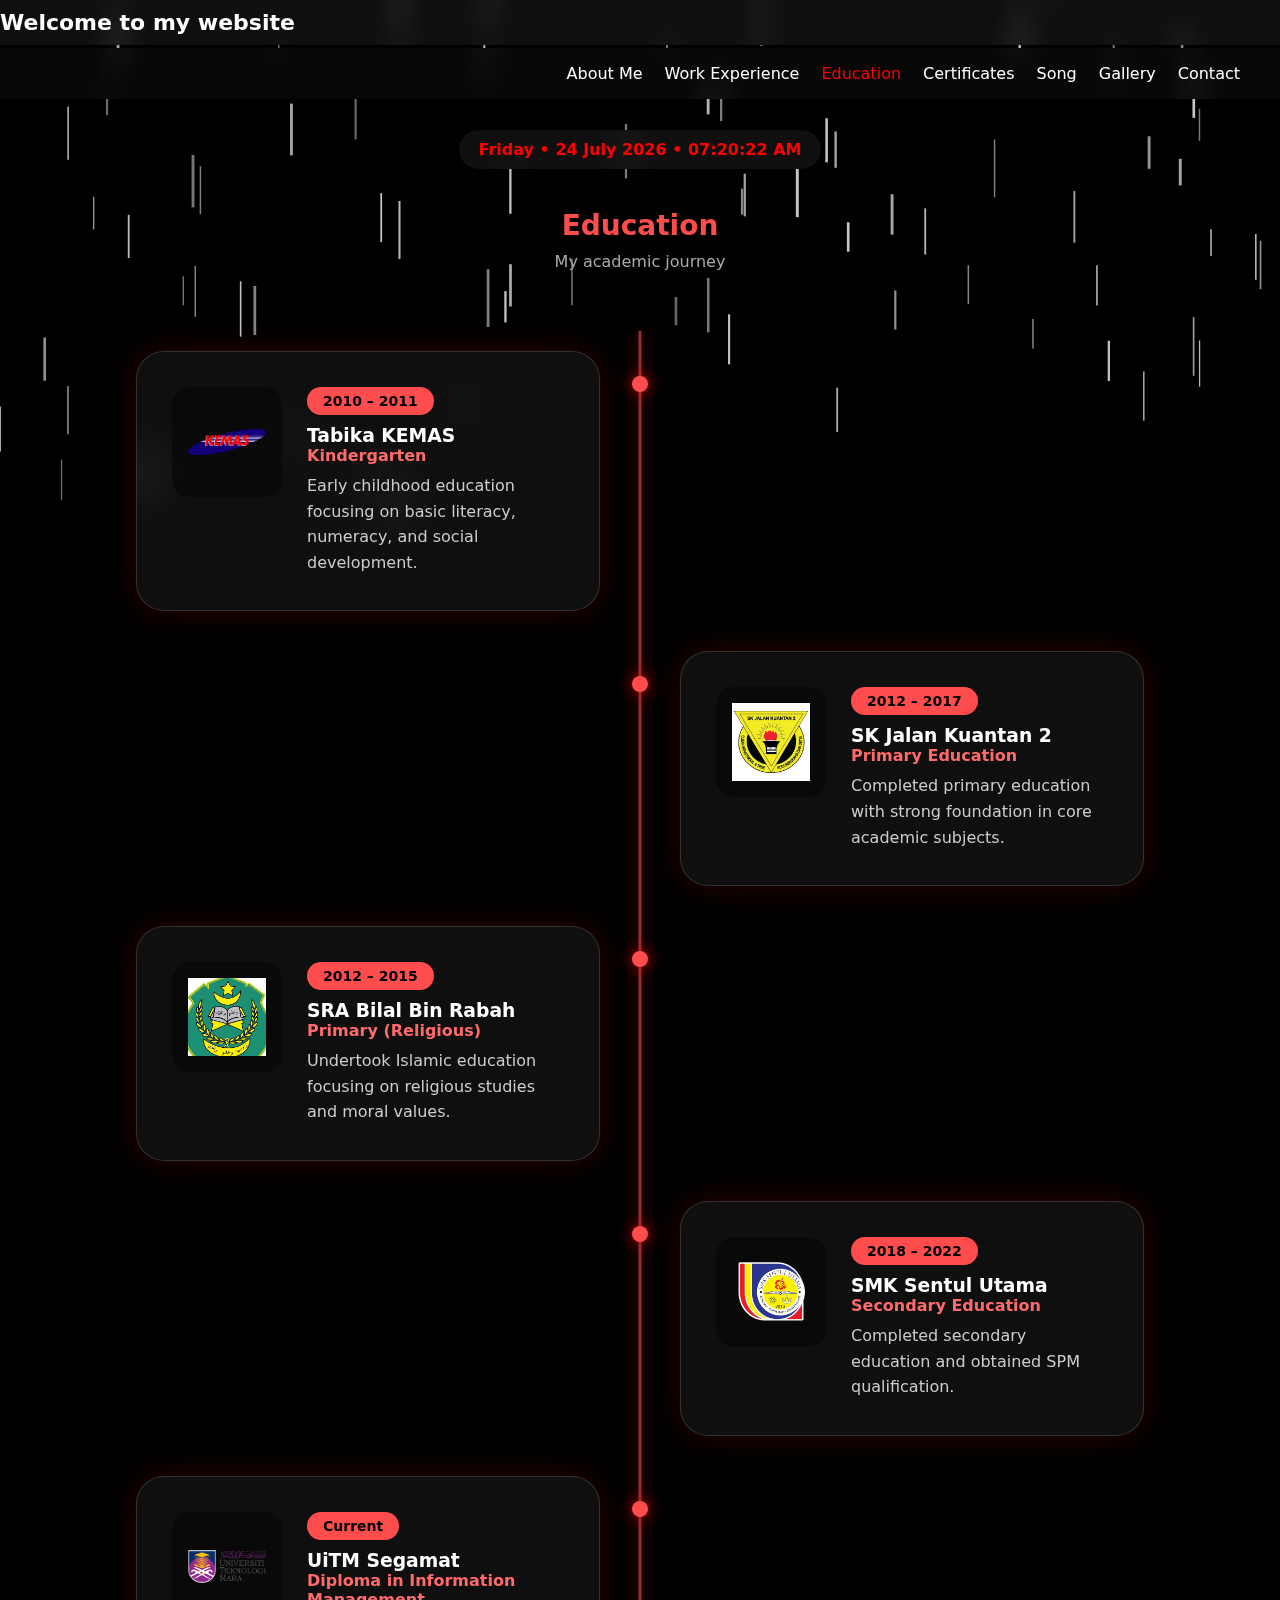
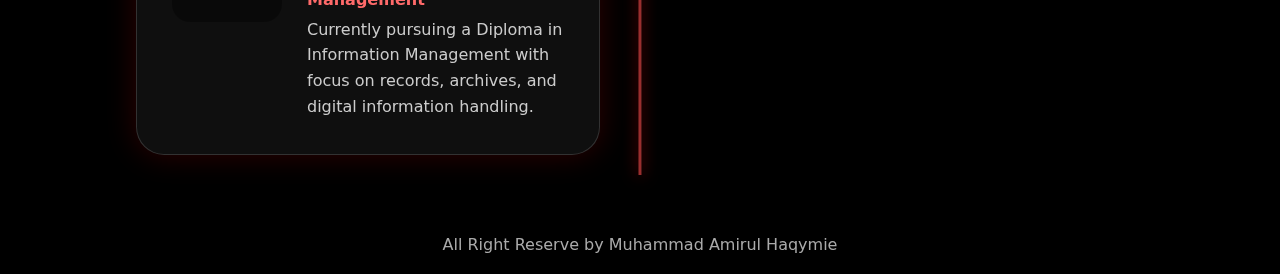
<file: education.html>
<!DOCTYPE html>
<html lang="en">
<head>
<meta charset="UTF-8">
<title>Education</title>
<meta name="viewport" content="width=device-width, initial-scale=1.0">

<link rel="stylesheet" href="styles.css">

<style>
/* ================= EDUCATION PAGE ONLY ================= */

.education-wrapper{
  width:85%;
  margin:40px auto;
}

.education-title{
  text-align:center;
  color:#ff4d4d;
  font-size:28px;
  margin-bottom:10px;
}

.education-subtitle{
  text-align:center;
  color:#aaa;
  margin-bottom:50px;
}

/* ===== TIMELINE ===== */
.timeline{
  position:relative;
  margin:60px auto;
}

.timeline::before{
  content:"";
  position:absolute;
  left:50%;
  top:0;
  width:3px;
  height:100%;
  background:rgba(255,77,77,.6);
  box-shadow:0 0 15px rgba(255,0,0,.6);
  transform:translateX(-50%);
}

/* ===== ITEM ===== */
.timeline-item{
  position:relative;
  width:50%;
  padding:20px 40px;
}

.timeline-item.left{ left:0; text-align:right; }
.timeline-item.right{ left:50%; }

/* ===== DOT ===== */
.timeline-dot{
  position:absolute;
  top:45px;
  width:16px;
  height:16px;
  background:#ff4d4d;
  border-radius:50%;
  box-shadow:0 0 15px rgba(255,0,0,.8);
}

.timeline-item.left .timeline-dot{ right:-8px; }
.timeline-item.right .timeline-dot{ left:-8px; }

/* ===== CARD ===== */
.education-card{
  background:rgba(255,255,255,.06);
  backdrop-filter:blur(24px);
  border-radius:28px;
  padding:35px;
  border:1px solid rgba(255,255,255,.15);
  box-shadow:0 0 30px rgba(255,0,0,.18);
  display:flex;
  gap:25px;
  align-items:flex-start;
}

/* ===== LOGO ===== */
.education-logo{
  width:110px;
  height:110px;
  background:rgba(0,0,0,.35);
  border-radius:18px;
  display:flex;
  align-items:center;
  justify-content:center;
  padding:16px;
  flex-shrink:0;
}

.education-logo img{
  max-width:100%;
  max-height:100%;
  object-fit:contain;
}

/* ===== CONTENT ===== */
.education-content{
  text-align:left;
}

.education-content h3 a{
  color:#fff;
  text-decoration:none;
}

.education-content h3 a:hover{
  color:#ff4d4d;
  text-decoration:underline;
}

.education-level{
  color:#ff6a6a;
  font-weight:600;
  margin-bottom:8px;
}

.education-year{
  display:inline-block;
  padding:6px 16px;
  border-radius:20px;
  background:#ff4d4d;
  color:#000;
  font-weight:600;
  font-size:14px;
  margin-bottom:10px;
}

.education-desc{
  color:#ccc;
  line-height:1.6;
}

/* ===== RESPONSIVE ===== */
@media(max-width:900px){
  .timeline::before{ left:10px; }

  .timeline-item{
    width:100%;
    padding-left:50px;
    padding-right:20px;
    margin-bottom:40px;
  }

  .timeline-item.left,
  .timeline-item.right{
    left:0;
    text-align:left;
  }

  .timeline-dot{ left:2px; }
}
</style>
</head>

<body>

<canvas id="particles"></canvas>

<div class="top-marquee">
  <div class="marquee-track">Welcome to my website</div>
</div>

<nav class="navbar about-right">
<ul>
<li><a href="index.html">About Me</a></li>
<li><a href="work-experience.html">Work Experience</a></li>
<li><a class="active" href="education.html">Education</a></li>
<li><a href="certificates.html">Certificates</a></li>
<li><a href="song.html">Song</a></li>
<li><a href="gallery.html">Gallery</a></li>
<li><a href="contact.html">Contact</a></li>
</ul>
</nav>

<div class="datetime-wrapper">
  <span id="datetime"></span>
</div>

<main class="education-wrapper">

<h2 class="education-title">Education</h2>
<p class="education-subtitle">My academic journey</p>

<div class="timeline">

<!-- 1 -->
<div class="timeline-item left">
  <div class="timeline-dot"></div>
  <div class="education-card">
    <div class="education-logo"><img src="tabika-kemas.png"></div>
    <div class="education-content">
      <span class="education-year">2010 – 2011</span>
      <h3>
        <a href="https://www.google.com/maps/search/Tabika+KEMAS" target="_blank">
          Tabika KEMAS
        </a>
      </h3>
      <div class="education-level">Kindergarten</div>
      <p class="education-desc">
        Early childhood education focusing on basic literacy, numeracy, and social development.
      </p>
    </div>
  </div>
</div>

<!-- 2 -->
<div class="timeline-item right">
  <div class="timeline-dot"></div>
  <div class="education-card">
    <div class="education-logo"><img src="skjk2.png"></div>
    <div class="education-content">
      <span class="education-year">2012 – 2017</span>
      <h3>
        <a href="https://www.google.com/maps/search/SK+Jalan+Kuantan+2" target="_blank">
          SK Jalan Kuantan 2
        </a>
      </h3>
      <div class="education-level">Primary Education</div>
      <p class="education-desc">
        Completed primary education with strong foundation in core academic subjects.
      </p>
    </div>
  </div>
</div>

<!-- 3 -->
<div class="timeline-item left">
  <div class="timeline-dot"></div>
  <div class="education-card">
    <div class="education-logo"><img src="sra-bilal.png"></div>
    <div class="education-content">
      <span class="education-year">2012 – 2015</span>
      <h3>
        <a href="https://www.google.com/maps/search/SRA+Bilal+Bin+Rabah" target="_blank">
          SRA Bilal Bin Rabah
        </a>
      </h3>
      <div class="education-level">Primary (Religious)</div>
      <p class="education-desc">
        Undertook Islamic education focusing on religious studies and moral values.
      </p>
    </div>
  </div>
</div>

<!-- 4 -->
<div class="timeline-item right">
  <div class="timeline-dot"></div>
  <div class="education-card">
    <div class="education-logo"><img src="smk-sentul.png"></div>
    <div class="education-content">
      <span class="education-year">2018 – 2022</span>
      <h3>
        <a href="https://www.google.com/maps/search/SMK+Sentul+Utama" target="_blank">
          SMK Sentul Utama
        </a>
      </h3>
      <div class="education-level">Secondary Education</div>
      <p class="education-desc">
        Completed secondary education and obtained SPM qualification.
      </p>
    </div>
  </div>
</div>

<!-- 5 -->
<div class="timeline-item left">
  <div class="timeline-dot"></div>
  <div class="education-card">
    <div class="education-logo"><img src="uitm-logo.png"></div>
    <div class="education-content">
      <span class="education-year">Current</span>
      <h3>
        <a href="https://www.google.com/maps/search/UiTM+Segamat" target="_blank">
          UiTM Segamat
        </a>
      </h3>
      <div class="education-level">Diploma in Information Management</div>
      <p class="education-desc">
        Currently pursuing a Diploma in Information Management with focus on records,
        archives, and digital information handling.
      </p>
    </div>
  </div>
</div>

</div>
</main>

<footer>
All Right Reserve by Muhammad Amirul Haqymie
</footer>

<script src="particles.js"></script>
<script src="script.js"></script>
</body>
</html>
</file>
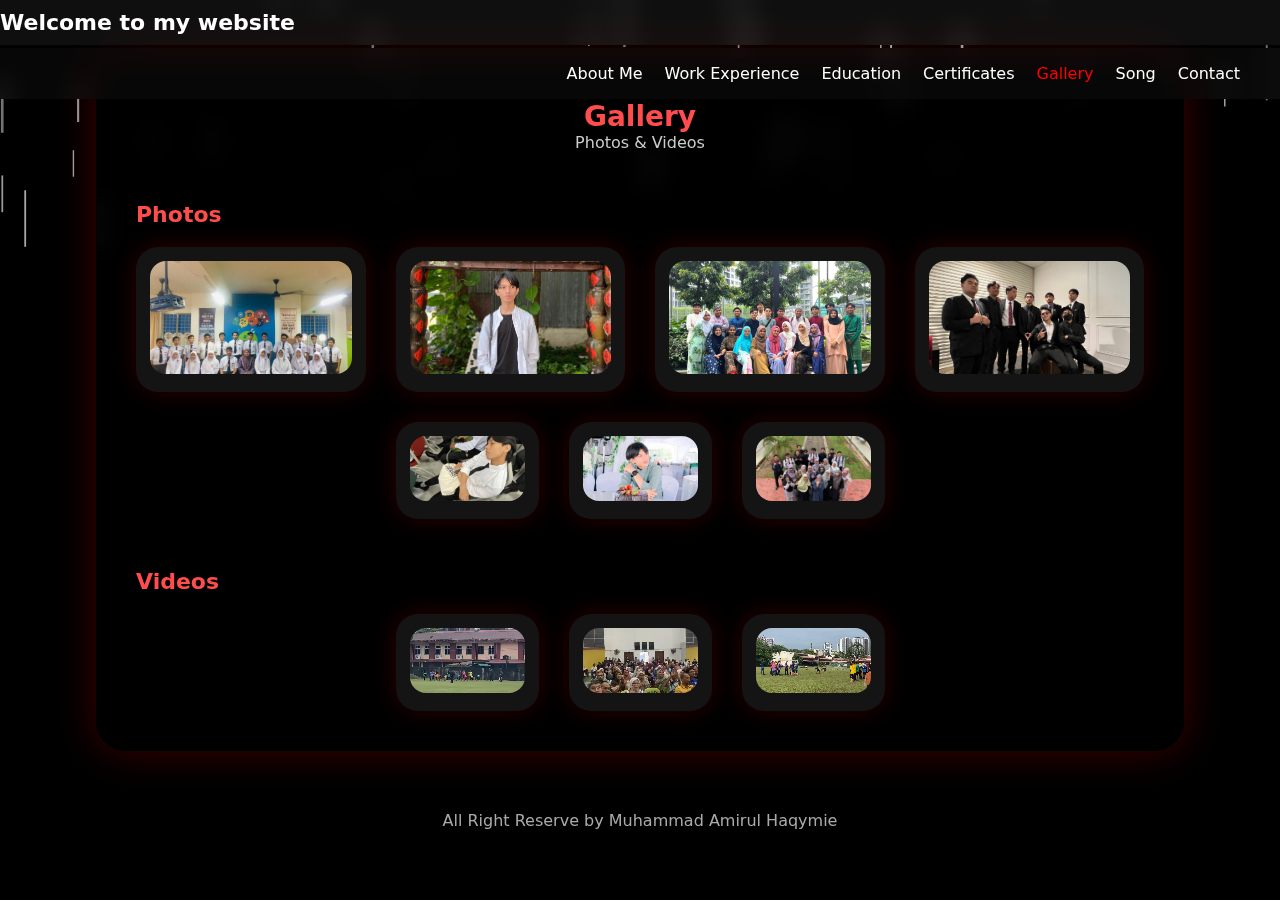
<file: gallery.html>
<!DOCTYPE html>
<html lang="en">
<head>
<meta charset="UTF-8">
<title>Gallery</title>
<meta name="viewport" content="width=device-width, initial-scale=1.0">

<link rel="stylesheet" href="styles.css">

<style>
/* ================= PARTICLES ================= */
#particles{
  position:fixed;
  top:0;
  left:0;
  width:100%;
  height:100%;
  z-index:-1;
}

/* ================= GALLERY PAGE ONLY ================= */

.gallery-wrapper{
  width:85%;
  margin:60px auto;
  padding:40px;
  background:rgba(0,0,0,.55);
  backdrop-filter:blur(16px);
  border-radius:30px;
  box-shadow:0 0 40px rgba(255,0,0,.25);
  position:relative;
  z-index:1;
}

.gallery-title{
  text-align:center;
  color:#ff4d4d;
  font-size:28px;
}

.gallery-subtitle{
  text-align:center;
  color:#ccc;
  margin-bottom:40px;
}

.section-title{
  color:#ff4d4d;
  font-size:22px;
  margin:50px 0 20px;
}

/* ===== GRID UTAMA ===== */
.gallery-grid{
  display:grid;
  grid-template-columns:repeat(4,1fr);
  gap:30px;
}

/* ===== ROW BAWAH (BLOK TENGAH) ===== */
.center-row{
  grid-column:2 / span 2;
  display:grid;
  grid-template-columns:repeat(3,1fr);
  gap:30px;
}

/* ===== CARD ===== */
.gallery-card{
  background:rgba(255,255,255,.08);
  backdrop-filter:blur(20px);
  border-radius:22px;
  padding:14px;
  box-shadow:0 0 25px rgba(255,0,0,.18);
  transition:.3s ease;
  cursor:pointer;
}

.gallery-card:hover{
  transform:translateY(-6px);
  box-shadow:0 0 40px rgba(255,0,0,.35);
}

/* ===== IMAGE & VIDEO (SAIZ SAMA) ===== */
.gallery-card img,
.gallery-card video{
  width:100%;
  aspect-ratio:16 / 9;
  object-fit:cover;
  border-radius:16px;
}

/* ===== LIGHTBOX ===== */
.lightbox{
  display:none;
  position:fixed;
  inset:0;
  background:rgba(0,0,0,.9);
  z-index:9999;
  align-items:center;
  justify-content:center;
}

.lightbox.active{ display:flex; }

.lightbox img,
.lightbox video{
  max-width:90%;
  max-height:90%;
  border-radius:20px;
  box-shadow:0 0 50px rgba(255,0,0,.6);
}

/* ===== CONTROLS ===== */
.lightbox-close,
.lightbox-btn{
  position:absolute;
  color:white;
  font-size:34px;
  cursor:pointer;
}

.lightbox-close{
  top:30px;
  right:40px;
}

.lightbox-btn{
  top:50%;
  transform:translateY(-50%);
  padding:12px 18px;
  background:rgba(0,0,0,.4);
  border-radius:50%;
}

.lightbox-prev{ left:40px; }
.lightbox-next{ right:40px; }

/* ===== RESPONSIVE ===== */
@media(max-width:1200px){
  .gallery-grid{ grid-template-columns:repeat(3,1fr); }
  .center-row{
    grid-column:1 / -1;
    grid-template-columns:repeat(3,1fr);
  }
}

@media(max-width:800px){
  .gallery-grid{ grid-template-columns:repeat(2,1fr); }
  .center-row{ grid-template-columns:repeat(2,1fr); }
}

@media(max-width:480px){
  .gallery-grid{ grid-template-columns:1fr; }
  .center-row{ grid-template-columns:1fr; }
}
</style>
</head>

<body>

<!-- ===== PARTICLES ===== -->
<canvas id="particles"></canvas>

<div class="top-marquee">
  <div class="marquee-track">Welcome to my website</div>
</div>

<nav class="navbar about-right">
<ul>
<li><a href="index.html">About Me</a></li>
<li><a href="work-experience.html">Work Experience</a></li>
<li><a href="education.html">Education</a></li>
<li><a href="certificates.html">Certificates</a></li>
<li><a class="active" href="gallery.html">Gallery</a></li>
<li><a href="song.html">Song</a></li>
<li><a href="contact.html">Contact</a></li>
</ul>
</nav>

<main class="gallery-wrapper">

<h2 class="gallery-title">Gallery</h2>
<p class="gallery-subtitle">Photos & Videos</p>

<h3 class="section-title">Photos</h3>

<div class="gallery-grid">
  <div class="gallery-card" onclick="openImage(0)"><img src="gallery-1.jpeg"></div>
  <div class="gallery-card" onclick="openImage(1)"><img src="gallery-2.jpeg"></div>
  <div class="gallery-card" onclick="openImage(2)"><img src="gallery-3.jpeg"></div>
  <div class="gallery-card" onclick="openImage(3)"><img src="gallery-4.jpeg"></div>

  <div class="center-row">
    <div class="gallery-card" onclick="openImage(4)"><img src="gallery-5.jpeg"></div>
    <div class="gallery-card" onclick="openImage(5)"><img src="gallery-6.jpeg"></div>
    <div class="gallery-card" onclick="openImage(6)"><img src="gallery-7.jpeg"></div>
  </div>
</div>

<h3 class="section-title">Videos</h3>

<div class="gallery-grid">
  <div class="center-row">
    <div class="gallery-card" onclick="openVideo(0)"><video src="video-1.mp4"></video></div>
    <div class="gallery-card" onclick="openVideo(1)"><video src="video-2.mp4"></video></div>
    <div class="gallery-card" onclick="openVideo(2)"><video src="video-3.mp4"></video></div>
  </div>
</div>

</main>

<!-- ===== LIGHTBOX ===== -->
<div class="lightbox" id="lightbox">
  <span class="lightbox-close" onclick="closeLightbox()">✕</span>
  <span class="lightbox-btn lightbox-prev" onclick="prevItem()">⟵</span>
  <span class="lightbox-btn lightbox-next" onclick="nextItem()">⟶</span>
  <div id="lightbox-content"></div>
</div>

<footer>
All Right Reserve by Muhammad Amirul Haqymie
</footer>

<script>
const images=[
"gallery-1.jpeg","gallery-2.jpeg","gallery-3.jpeg",
"gallery-4.jpeg","gallery-5.jpeg","gallery-6.jpeg","gallery-7.jpeg"
];

const videos=[
"video-1.mp4","video-2.mp4","video-3.mp4"
];

let currentType="image";
let currentIndex=0;

function openImage(i){
  currentType="image";
  currentIndex=i;
  showItem();
}

function openVideo(i){
  currentType="video";
  currentIndex=i;
  showItem();
}

function showItem(){
  const box=document.getElementById("lightbox");
  const content=document.getElementById("lightbox-content");
  content.innerHTML="";

  if(currentType==="image"){
    const img=document.createElement("img");
    img.src=images[currentIndex];
    content.appendChild(img);
  }else{
    const vid=document.createElement("video");
    vid.src=videos[currentIndex];
    vid.controls=true;
    vid.autoplay=true;
    content.appendChild(vid);
  }

  box.classList.add("active");
}

function closeLightbox(){
  document.getElementById("lightbox").classList.remove("active");
  document.getElementById("lightbox-content").innerHTML="";
}

function nextItem(){
  currentIndex = currentType==="image"
    ? (currentIndex+1)%images.length
    : (currentIndex+1)%videos.length;
  showItem();
}

function prevItem(){
  currentIndex = currentType==="image"
    ? (currentIndex-1+images.length)%images.length
    : (currentIndex-1+videos.length)%videos.length;
  showItem();
}
</script>

<script src="particles.js"></script>
<script src="script.js"></script>

</body>
</html>
</file>
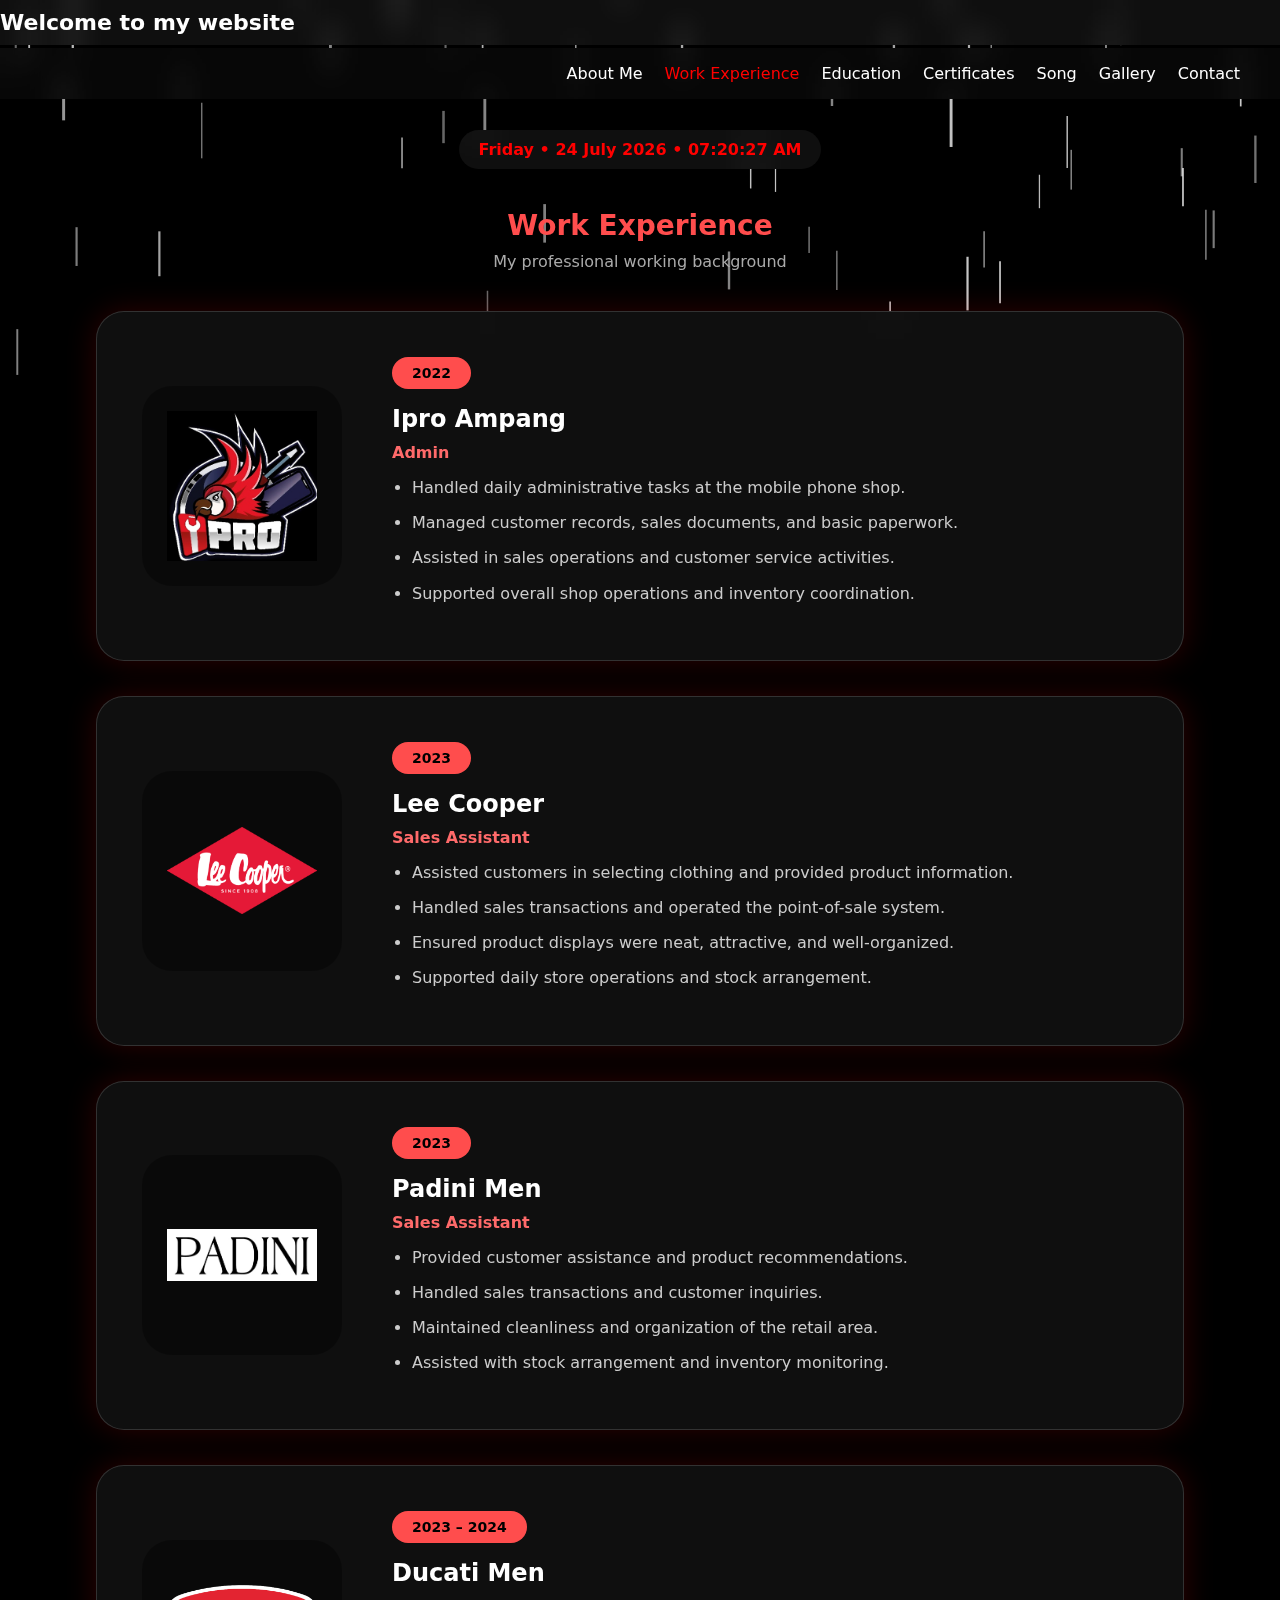
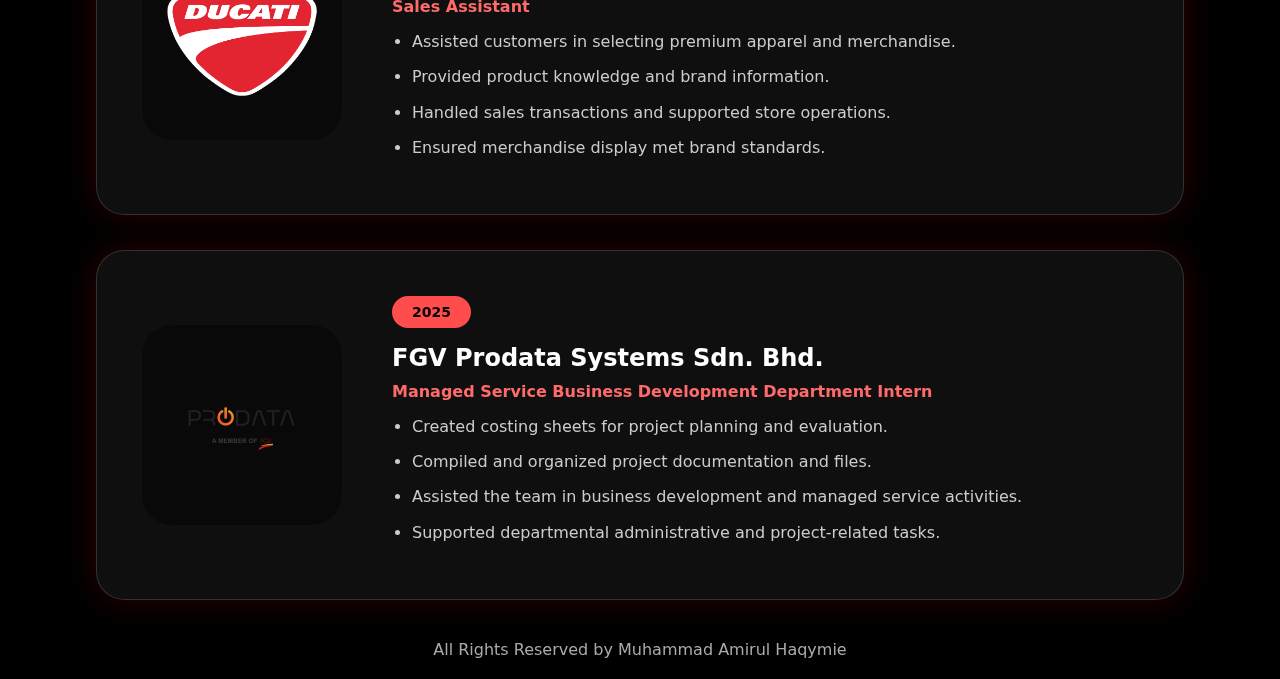
<file: work-experience.html>
<!DOCTYPE html>
<html lang="en">
<head>
<meta charset="UTF-8">
<title>Work Experience</title>
<meta name="viewport" content="width=device-width, initial-scale=1.0">

<link rel="stylesheet" href="styles.css">

<style>
/* ================= EXPERIENCE PAGE ONLY ================= */

.experience-wrapper{
  width:85%;
  margin:40px auto;
}

/* ===== TITLE ===== */
.experience-title{
  text-align:center;
  color:#ff4d4d;
  font-size:28px;
  margin-bottom:10px;
}

.experience-subtitle{
  text-align:center;
  color:#aaa;
  margin-bottom:40px;
}

/* ===== EXPERIENCE CARD ===== */
.experience-card{
  display:flex;
  align-items:center; /* CENTER CONTENT */
  gap:50px;
  padding:45px;
  border-radius:28px;
  background:rgba(255,255,255,.06);
  backdrop-filter:blur(24px);
  border:1px solid rgba(255,255,255,.15);
  box-shadow:0 0 30px rgba(255,0,0,.18);
  margin-bottom:35px;
}

/* ===== LOGO (BESAR + CENTER) ===== */
.experience-logo{
  width:200px;
  height:200px;
  flex-shrink:0;
  border-radius:30px;
  background:rgba(0,0,0,.35);
  display:flex;
  align-items:center;
  justify-content:center;
  padding:25px;
}

.experience-logo img{
  max-width:100%;
  max-height:100%;
  object-fit:contain;
}

/* ===== CONTENT ===== */
.experience-content{
  text-align:left;
}

.experience-content h3{
  font-size:24px;
  color:#fff;
  margin-bottom:10px;
}

.experience-content h3 a{
  color:#fff;
  text-decoration:none;
}

.experience-content h3 a:hover{
  color:#ff4d4d;
  text-decoration:underline;
}

.experience-role{
  color:#ff6a6a;
  font-weight:600;
  margin-bottom:12px;
}

.experience-year{
  display:inline-block;
  padding:8px 20px;
  border-radius:24px;
  background:#ff4d4d;
  color:#000;
  font-weight:600;
  font-size:14px;
  margin-bottom:16px;
}

/* ===== JOB SCOPE ===== */
.experience-scope{
  margin-top:10px;
  padding-left:20px;
  color:#ccc;
  line-height:1.7;
}

.experience-scope li{
  margin-bottom:8px;
}

/* ===== RESPONSIVE ===== */
@media(max-width:768px){
  .experience-card{
    flex-direction:column;
    text-align:center;
    padding:40px 30px;
  }

  .experience-content{
    text-align:left;
  }
}
</style>
</head>

<body>

<canvas id="particles"></canvas>

<div class="top-marquee">
  <div class="marquee-track">Welcome to my website</div>
</div>

<nav class="navbar about-right">
<ul>
<li><a href="index.html">About Me</a></li>
<li><a class="active" href="work-experience.html">Work Experience</a></li>
<li><a href="education.html">Education</a></li>
<li><a href="certificates.html">Certificates</a></li>
<li><a href="song.html">Song</a></li>
<li><a href="gallery.html">Gallery</a></li>
<li><a href="contact.html">Contact</a></li>
</ul>
</nav>

<div class="datetime-wrapper">
  <span id="datetime"></span>
</div>

<main class="experience-wrapper">

<h2 class="experience-title">Work Experience</h2>
<p class="experience-subtitle">My professional working background</p>

<!-- ===== 1. IPRO AMPANG ===== -->
<div class="experience-card">
  <div class="experience-logo">
    <img src="ipro-logo.png" alt="Ipro Ampang Logo">
  </div>
  <div class="experience-content">
    <span class="experience-year">2022</span>
    <h3>
      <a href="https://www.google.com/maps/search/Ipro+Ampang" target="_blank">
        Ipro Ampang
      </a>
    </h3>
    <div class="experience-role">Admin</div>
    <ul class="experience-scope">
      <li>Handled daily administrative tasks at the mobile phone shop.</li>
      <li>Managed customer records, sales documents, and basic paperwork.</li>
      <li>Assisted in sales operations and customer service activities.</li>
      <li>Supported overall shop operations and inventory coordination.</li>
    </ul>
  </div>
</div>

<!-- ===== 2. LEE COOPER ===== -->
<div class="experience-card">
  <div class="experience-logo">
    <img src="lee-cooper-logo.png" alt="Lee Cooper Logo">
  </div>
  <div class="experience-content">
    <span class="experience-year">2023</span>
    <h3>
      <a href="https://www.google.com/maps/search/SOGO+Kuala+Lumpur" target="_blank">
        Lee Cooper
      </a>
    </h3>
    <div class="experience-role">Sales Assistant</div>
    <ul class="experience-scope">
      <li>Assisted customers in selecting clothing and provided product information.</li>
      <li>Handled sales transactions and operated the point-of-sale system.</li>
      <li>Ensured product displays were neat, attractive, and well-organized.</li>
      <li>Supported daily store operations and stock arrangement.</li>
    </ul>
  </div>
</div>

<!-- ===== 3. PADINI MEN ===== -->
<div class="experience-card">
  <div class="experience-logo">
    <img src="padini-logo.png" alt="Padini Logo">
  </div>
  <div class="experience-content">
    <span class="experience-year">2023</span>
    <h3>
      <a href="https://www.google.com/maps/search/SOGO+Kuala+Lumpur" target="_blank">
        Padini Men
      </a>
    </h3>
    <div class="experience-role">Sales Assistant</div>
    <ul class="experience-scope">
      <li>Provided customer assistance and product recommendations.</li>
      <li>Handled sales transactions and customer inquiries.</li>
      <li>Maintained cleanliness and organization of the retail area.</li>
      <li>Assisted with stock arrangement and inventory monitoring.</li>
    </ul>
  </div>
</div>

<!-- ===== 4. DUCATI MEN ===== -->
<div class="experience-card">
  <div class="experience-logo">
    <img src="ducati-logo.png" alt="Ducati Logo">
  </div>
  <div class="experience-content">
    <span class="experience-year">2023 – 2024</span>
    <h3>
      <a href="https://www.google.com/maps/search/SOGO+Kuala+Lumpur" target="_blank">
        Ducati Men
      </a>
    </h3>
    <div class="experience-role">Sales Assistant</div>
    <ul class="experience-scope">
      <li>Assisted customers in selecting premium apparel and merchandise.</li>
      <li>Provided product knowledge and brand information.</li>
      <li>Handled sales transactions and supported store operations.</li>
      <li>Ensured merchandise display met brand standards.</li>
    </ul>
  </div>
</div>

<!-- ===== 5. FGV PRODATA SYSTEMS ===== -->
<div class="experience-card">
  <div class="experience-logo">
    <img src="fgv-logo.png" alt="FGV Prodata Systems Logo">
  </div>
  <div class="experience-content">
    <span class="experience-year">2025</span>
    <h3>
      <a href="https://www.google.com/maps/search/Wisma+FGV" target="_blank">
        FGV Prodata Systems Sdn. Bhd.
      </a>
    </h3>
    <div class="experience-role">
      Managed Service Business Development Department Intern
    </div>
    <ul class="experience-scope">
      <li>Created costing sheets for project planning and evaluation.</li>
      <li>Compiled and organized project documentation and files.</li>
      <li>Assisted the team in business development and managed service activities.</li>
      <li>Supported departmental administrative and project-related tasks.</li>
    </ul>
  </div>
</div>

</main>

<footer>
All Rights Reserved by Muhammad Amirul Haqymie
</footer>

<script src="particles.js"></script>
<script src="script.js"></script>
</body>
</html>
</file>
<file: styles.css>
/* ================= RESET ================= */
*{
  margin:0;
  padding:0;
  box-sizing:border-box;
  font-family:system-ui;
}

body{
  background:#000;
  color:#fff;
  overflow-x:hidden;
}

/* ================= PARTICLES ================= */
#particles{
  position:fixed;
  inset:0;
  z-index:-1;
}

/* ================= MARQUEE ================= */
.top-marquee{
  position:fixed;
  top:0;
  width:100%;
  background:rgba(255,255,255,.06);
  backdrop-filter:blur(14px);
  z-index:1100;
  overflow:hidden;
}

.marquee-track{
  font-size:22px;
  font-weight:600;
  padding:10px 0;
  white-space:nowrap;
  display:inline-block;
}

/* ================= NAVBAR ================= */
.navbar{
  position:fixed;
  top:48px;
  width:100%;
  padding:16px 40px;
  background:rgba(20,20,20,.35);
  backdrop-filter:blur(14px);
  z-index:1000;
}

.navbar ul{
  display:flex;
  gap:22px;
  list-style:none;
}

.navbar.about-right ul{
  justify-content:flex-end;
}

.navbar a{
  color:white;
  text-decoration:none;
}

.navbar a.active,
.navbar a:hover{
  color:red;
}

/* ================= DATE & TIME ================= */
.datetime-wrapper{
  margin-top:130px;
  text-align:center;
  padding:10px 20px;
  background:rgba(255,255,255,.06);
  backdrop-filter:blur(18px);
  border-radius:20px;
  width:fit-content;
  margin-inline:auto;
  color:red;
  font-weight:600;
}

/* ================= MUSIC PLAYER ================= */
.music-player{
  margin-top:18px;
  display:flex;
  align-items:center;
  justify-content:center;
  gap:14px;
}

.play-btn{
  width:50px;
  height:50px;
  border-radius:50%;
  border:none;
  background:linear-gradient(135deg,red,#ff4d4d);
  color:white;
  font-size:20px;
  cursor:pointer;
}

.progress-container{
  width:200px;
  height:8px;
  background:rgba(255,255,255,.25);
  border-radius:10px;
  cursor:pointer;
  overflow:hidden;
}

.progress-fill{
  height:100%;
  width:0%;
  background:red;
}

/* ================= MAIN ================= */
.main-wrapper{
  width:85%;
  margin:30px auto;
}

/* ================= GLASS ================= */
.glass-section{
  background:rgba(255,255,255,.06);
  backdrop-filter:blur(24px);
  border-radius:25px;
  padding:35px;
  margin-bottom:35px;
  border:1px solid rgba(255,255,255,.15);
}

.glass-section h2,
.resume-content h2{
  color:red;
  margin-bottom:15px;
}

/* ================= RESUME ================= */
.resume-flex{
  display:flex;
  align-items:center;
  gap:40px;
}

.resume-image{
  width:320px;
  aspect-ratio:1 / 1;
  border-radius:50%;
  overflow:hidden;
  background:#000;
}

.resume-image img{
  width:100%;
  height:100%;
  object-fit:cover;
  border-radius:50%;
}

/* ================= RESUME BUTTON (SAHAJA ADA ANIMATION) ================= */
.resume-btn{
  display:inline-block;
  margin-top:18px;
  padding:12px 28px;
  border-radius:30px;
  background:linear-gradient(135deg,red,#ff6a6a);
  color:white;
  text-decoration:none;
  font-weight:600;
  transition:transform .25s ease, box-shadow .25s ease;
}

.resume-btn:hover{
  transform:translateY(-3px);
  box-shadow:0 8px 20px rgba(255,0,0,.5);
}

/* ================= ABOUT ================= */
.about-bar{
  display:flex;
  gap:14px;
  padding:16px 22px;
  margin-bottom:14px;
  background:rgba(255,255,255,.05);
  border-radius:18px;
}

.about-bar .label{
  color:red;
  min-width:120px;
}

.about-bar .value{
  font-weight:600;
}

/* ================= SCHEDULE ================= */
.schedule-table{
  width:100%;
  border-collapse:separate;
  border-spacing:0;
  border-radius:18px;
  overflow:hidden;
}

.schedule-table th,
.schedule-table td{
  padding:14px;
  text-align:center;
  border:1px solid rgba(255,255,255,.18);
}

.schedule-table th{
  background:rgba(255,0,0,.25);
}

/* ================= SKILLS ================= */
.skill{
  margin-bottom:18px;
}

.progress{
  height:22px;
  background:rgba(255,255,255,.18);
  border-radius:20px;
  overflow:hidden;
}

.progress-bar{
  height:100%;
  width:0;
  background:linear-gradient(90deg,red,#ff6a6a);
  transition:width 2s ease;
  text-align:right;
  padding-right:10px;
  font-weight:600;
}

/* ================= FOOTER ================= */
footer{
  text-align:center;
  color:#aaa;
  margin-bottom:20px;
}
</file>
